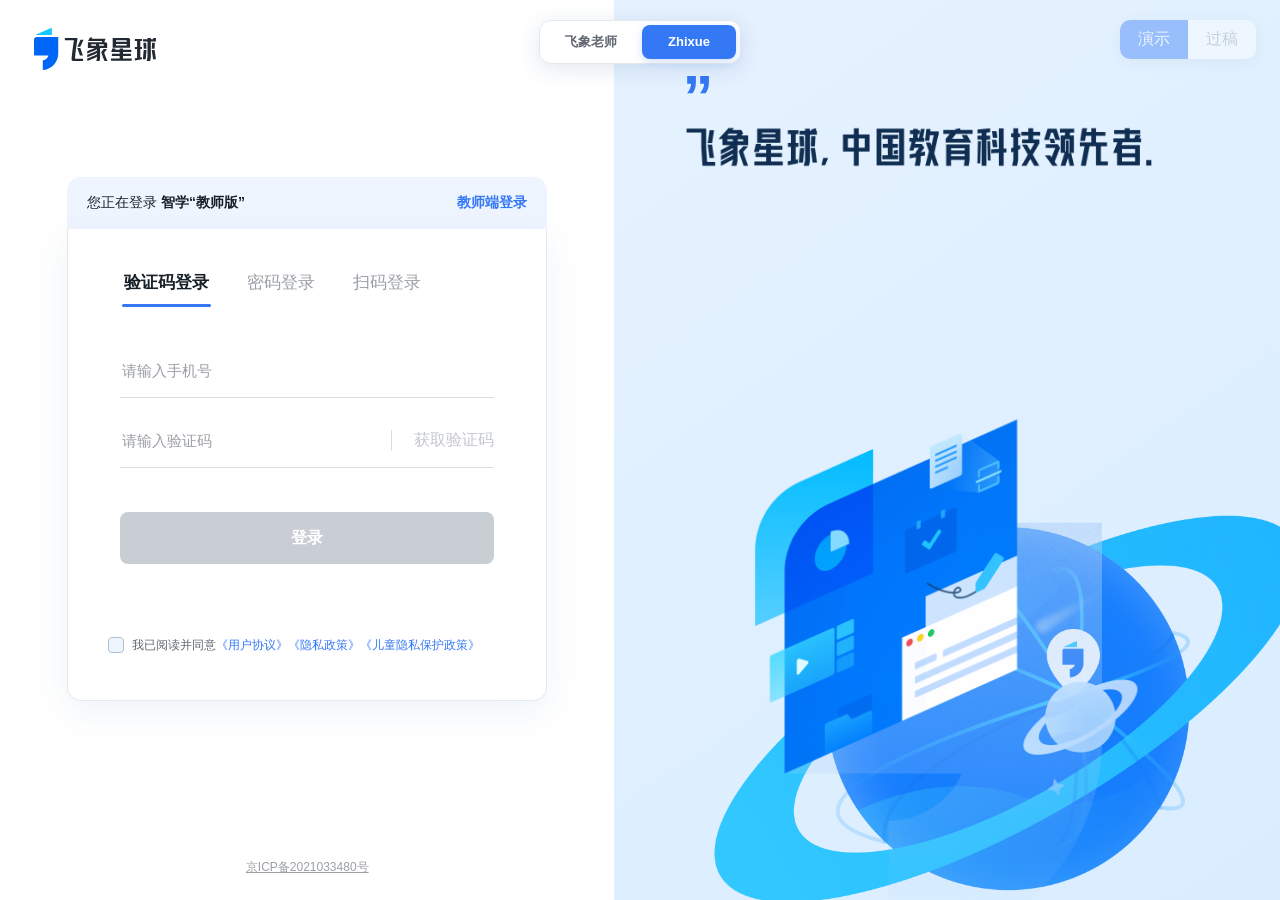
<file: zhixue.html>
<!doctype html>
<html lang="zh-CN">
<head>
<meta charset="utf-8">
<meta name="viewport" content="width=device-width,initial-scale=1">
<meta name="google" content="notranslate">
<title>智学教师版登录</title>
<style>
:root{
  --zx-primary:#3478f6;--zx-primary-hover:#2868dc;--zx-primary-soft:#eff5ff;
  --zx-page-blue:#eaf4ff;--zx-white:#fff;--zx-text:#182129;--zx-text-2:#5f6670;
  --zx-text-3:#9b9fa6;--zx-border:#e5e8ed;--zx-line:#d9dde4;--zx-error:#d14343;
  --zx-error-bg:#fff9f8;--zx-shadow:0 10px 36px rgba(41,84,145,.08);
  --zx-radius-card:14px;--zx-radius-input:8px;--zx-font:-apple-system,BlinkMacSystemFont,"Segoe UI","PingFang SC","Microsoft YaHei",sans-serif;
}
*{box-sizing:border-box}
html,body{width:100%;height:100%;margin:0}
body{min-width:1200px;min-height:720px;color:var(--zx-text);font-family:var(--zx-font);background:var(--zx-page-blue)}
button,input{font:inherit}
button,a{touch-action:manipulation}
.zx-page{display:grid;grid-template-columns:48% 52%;width:100%;height:100%;min-height:720px;overflow:hidden;background:linear-gradient(90deg,var(--zx-white) 0 48%,var(--zx-page-blue) 48% 100%)}
.zx-left{position:relative;display:flex;align-items:center;justify-content:center;padding:54px 54px 76px;background:var(--zx-white)}
.zx-logo{position:absolute;top:28px;left:34px;width:122px;height:auto}
.zx-shell{width:480px}
.zx-switch{height:52px;display:flex;align-items:center;justify-content:space-between;padding:0 20px;border-radius:var(--zx-radius-card) var(--zx-radius-card) 0 0;background:var(--zx-primary-soft);color:var(--zx-text);font-size:14px}
.zx-switch strong{font-weight:600}
.zx-switch-status{color:var(--zx-primary);font-weight:600}
.zx-card{position:relative;min-height:472px;padding:38px 52px 30px;border:1px solid var(--zx-border);border-top:0;border-radius:0 0 var(--zx-radius-card) var(--zx-radius-card);background:var(--zx-white);box-shadow:var(--zx-shadow)}
.zx-back{position:absolute;top:20px;left:24px;border:0;background:none;color:var(--zx-text-2);font-size:13px;cursor:pointer;padding:4px}
.zx-title{margin:2px 0 8px;text-align:center;font-size:24px;line-height:34px;font-weight:700}
.zx-intro{margin:0 0 24px;text-align:center;color:var(--zx-text-3);font-size:13px;line-height:20px}
.zx-tabs{display:flex;gap:30px;margin:4px 0 36px;border-bottom:1px solid transparent}
.zx-tabs button{position:relative;border:0;background:none;padding:0 4px 13px;color:var(--zx-text-3);font-size:17px;cursor:pointer;white-space:nowrap}
.zx-tabs button[aria-selected="true"]{color:var(--zx-text);font-weight:650}
.zx-tabs button[aria-selected="true"]:after{content:"";position:absolute;left:2px;right:2px;bottom:0;height:3px;border-radius:3px;background:var(--zx-primary)}
.zx-form{margin:0}
.zx-field{margin-bottom:16px}
.zx-input-shell,.zx-code-row{height:54px;display:flex;align-items:center;border-bottom:1px solid var(--zx-line);transition:border-color .2s,background .2s,box-shadow .2s}
.zx-input-shell:focus-within,.zx-code-row:focus-within{border-bottom-color:var(--zx-primary);box-shadow:0 1px 0 var(--zx-primary)}
.zx-input-shell.has-error,.zx-code-row.has-error{border:1px solid var(--zx-error);border-radius:var(--zx-radius-input);background:var(--zx-error-bg);padding:0 12px;box-shadow:none}
.zx-input-shell input,.zx-code-row input{min-width:0;flex:1;border:0;outline:0;background:transparent;color:var(--zx-text);font-size:15px}
.zx-input-shell input::placeholder,.zx-code-row input::placeholder{color:var(--zx-text-3)}
.zx-eye{width:30px;height:30px;display:grid;place-items:center;border:0;background:none;color:var(--zx-text-3);cursor:pointer;padding:5px}
.zx-eye svg{width:19px;height:19px}
.zx-code-row button{border:0;border-left:1px solid var(--zx-line);background:none;color:var(--zx-primary);padding:0 0 0 22px;cursor:pointer;white-space:nowrap}
.zx-code-row button:disabled{color:#c3c7ce;cursor:not-allowed}
.zx-forgot{display:block;margin:-6px 0 8px auto;border:0;background:none;color:var(--zx-primary);font-size:13px;cursor:pointer;padding:0;line-height:22px}
.zx-rule{margin:8px 0 4px;color:var(--zx-text-3);font-size:12px;line-height:19px}
.zx-message{height:28px;margin:0;color:var(--zx-error);font-size:13px;line-height:20px;padding-top:2px}
.zx-submit{width:100%;height:52px;border:0;border-radius:var(--zx-radius-input);background:linear-gradient(100deg,#2f72ef,#48aef6);color:var(--zx-white);font-size:16px;font-weight:650;cursor:pointer;box-shadow:0 8px 18px rgba(52,120,246,.15)}
.zx-submit:hover{background:linear-gradient(100deg,var(--zx-primary-hover),#349ae8)}
.zx-submit:disabled{background:#c9cdd4;box-shadow:none;cursor:not-allowed}
.zx-agreement{display:flex;align-items:flex-start;gap:8px;margin:72px -12px 0;color:var(--zx-text-2);font-size:12px;line-height:18px;cursor:pointer}
.zx-agreement input{appearance:none;flex:0 0 16px;width:16px;height:16px;margin:1px 0 0;border:1px solid #aebfd4;border-radius:4px;background:var(--zx-primary-soft);cursor:pointer}
.zx-agreement input:checked{border-color:var(--zx-primary);background:var(--zx-primary);box-shadow:inset 0 0 0 3px var(--zx-white)}
.zx-agreement a{color:var(--zx-primary);text-decoration:none}
.zx-qr{text-align:center;padding:4px 0 0}
.zx-qr-box{width:184px;height:184px;display:grid;place-items:center;margin:0 auto 18px;border:12px solid var(--zx-white);border-radius:8px;background:repeating-conic-gradient(#172334 0 25%,#fff 0 50%) 50%/18px 18px;box-shadow:0 0 0 1px var(--zx-border)}
.zx-qr-box span{display:block;padding:8px;background:var(--zx-white);color:var(--zx-primary);font-size:12px;font-weight:700}
.zx-qr p{margin:0;color:var(--zx-text-2);font-size:13px}
.zx-right{position:relative;overflow:hidden;background:linear-gradient(145deg,#e6f2ff,#d9edff)}
.zx-quote{position:absolute;top:66px;left:68px;color:var(--zx-primary);font-size:62px;font-weight:800;line-height:1}
.zx-right-copy{position:absolute;top:125px;left:72px;z-index:2;width:min(70%,650px);height:auto}
.zx-planet{position:absolute;width:min(74vw,760px);right:-110px;bottom:-190px;opacity:.94}
.zx-orbit{position:absolute;width:min(55vw,590px);right:60px;bottom:-80px;animation:float 6s ease-in-out infinite}
@keyframes float{50%{transform:translateY(-12px)}}
.zx-footer{position:absolute;left:0;right:0;bottom:24px;text-align:center;color:var(--zx-text-3);font-size:12px}
.zx-footer a{color:inherit}
.zx-card.is-flow{padding-top:56px}
.zx-card.is-flow .zx-agreement{display:none}
.zx-card.is-forgot{padding-top:48px}
.zx-card.is-forgot .zx-field{margin-bottom:12px}
.zx-card.is-forgot .zx-input-shell,.zx-card.is-forgot .zx-code-row{height:46px}
.zx-card.is-forgot .zx-rule{margin:2px 0 6px}
[hidden]{display:none!important}
.sr-only{position:absolute;width:1px;height:1px;padding:0;margin:-1px;overflow:hidden;clip:rect(0,0,0,0);white-space:nowrap;border:0}
.zx-review-toggle{position:fixed;top:20px;right:24px;z-index:1001;display:flex;overflow:hidden;border-radius:10px;background:var(--zx-white);box-shadow:0 3px 18px rgba(0,0,0,.12);opacity:.42;transition:opacity .2s}
.zx-review-toggle:hover{opacity:1}
.zx-review-toggle button{border:0;background:none;padding:9px 18px;color:var(--zx-text-3);cursor:pointer}
.zx-review-toggle button.active{background:var(--zx-primary);color:var(--zx-white)}
.zx-review{position:fixed;top:58px;right:24px;z-index:1000;width:430px;height:78vh;display:none;flex-direction:column;overflow:hidden;border-radius:14px;background:var(--zx-white);box-shadow:0 14px 46px rgba(0,0,0,.18)}
.zx-review.open{display:flex}
.zx-review-head{display:flex;align-items:center;justify-content:space-between;padding:14px 16px;border-bottom:1px solid var(--zx-border);background:#f6f9ff}
.zx-review-head strong{font-size:14px}.zx-review-head button{border:0;background:none;cursor:pointer;color:var(--zx-text-2)}
.zx-review-editbar{display:flex;align-items:center;gap:8px;padding:8px 12px;border-bottom:1px solid var(--zx-border);background:#f8faff;flex-wrap:wrap}
.zx-review-editbar button{padding:5px 12px;border:1px solid #dce4f1;border-radius:7px;background:#fff;color:var(--zx-text-2);font-size:12px;font-weight:600;cursor:pointer}
.zx-review-editbar button.primary{border-color:var(--zx-primary);background:var(--zx-primary);color:#fff}
.zx-review-editbar .edited{font-size:11px;font-weight:600;color:var(--zx-primary)}
.zx-review-editbar .hint{margin-left:auto;font-size:10px;color:var(--zx-text-3)}
.zx-review-body{flex:1;min-height:0;padding:16px 18px 40vh;overflow:auto;font-size:13px;line-height:1.7;color:#334155}
.zx-review-editor{flex:1;min-height:0;width:100%;padding:16px;border:0;outline:0;resize:none;background:#fff;color:#334155;font:12px/1.7 SFMono-Regular,Menlo,Monaco,Consolas,monospace}
.zx-review-body h1{margin:0 0 8px;font-size:18px}.zx-review-body h2{margin:18px 0 8px;padding:6px 10px;border-left:3px solid var(--zx-primary);border-radius:5px;background:var(--zx-primary-soft);font-size:14px}.zx-review-body p{margin:0 0 7px}.zx-review-body ul{margin:0 0 8px;padding-left:20px}.zx-review-body li{margin-bottom:5px}.zx-review-body blockquote{margin:6px 0 12px;padding:7px 10px;background:#fff8e8;color:#8a5a00;border-radius:5px}.zx-review-body code{padding:1px 4px;border-radius:4px;background:#edf3ff;color:#265fca}
.product-page-switch{position:fixed;top:20px;left:50%;z-index:1002;display:flex;gap:4px;padding:4px;transform:translateX(-50%);border:1px solid var(--zx-border);border-radius:12px;background:var(--zx-white);box-shadow:0 5px 22px rgba(41,84,145,.14)}
.product-page-switch a{min-width:94px;padding:7px 15px;border-radius:8px;color:var(--zx-text-2);font-size:13px;font-weight:600;line-height:20px;text-align:center;text-decoration:none}
.product-page-switch a:hover{color:var(--zx-primary);background:var(--zx-primary-soft)}
.product-page-switch a.active{color:var(--zx-white);background:var(--zx-primary);box-shadow:0 3px 9px rgba(52,120,246,.22)}
</style>
</head>
<body>
<nav class="product-page-switch" aria-label="产品页面切换" data-sec="0"><a href="./飞象老师校园版.html" data-product-href="./飞象老师校园版.html">飞象老师</a><a class="active" aria-current="page" href="./zhixue.html" data-product-href="./zhixue.html">Zhixue</a></nav>
<main class="zx-page">
  <section class="zx-left" aria-label="智学登录">
    <img class="zx-logo" src="./zhixue_files/logo.06d8bd91d988915de4011be2ea3ef919.svg" alt="飞象星球">
    <div class="zx-shell">
      <div class="zx-switch"><span>您正在登录 <strong>智学“教师版”</strong></span><span class="zx-switch-status">教师端登录</span></div>
      <section class="zx-card" id="login-card" aria-labelledby="page-title">
        <button class="zx-back" id="back" type="button" hidden>‹ 返回登录</button>
        <h1 class="zx-title" id="page-title" hidden>欢迎登录</h1>
        <p class="zx-intro" id="intro" hidden></p>
        <div class="zx-tabs" id="tabs" role="tablist" aria-label="登录方式" data-sec="1">
          <button id="code-tab" role="tab" aria-selected="true" type="button">验证码登录</button>
          <button id="password-tab" role="tab" aria-selected="false" type="button">密码登录</button>
          <button id="qr-tab" role="tab" aria-selected="false" type="button">扫码登录</button>
        </div>
        <form class="zx-form" id="login-form" novalidate>
          <div id="fields"></div>
          <button class="zx-forgot" id="forgot" type="button" hidden>忘记密码？</button>
          <p class="zx-message" id="message" aria-live="polite"></p>
          <button class="zx-submit" id="submit" type="submit">登录</button>
          <label class="zx-agreement" id="agreement"><input id="consent" type="checkbox"><span>我已阅读并同意<a href="#">《用户协议》</a><a href="#">《隐私政策》</a><a href="#">《儿童隐私保护政策》</a></span></label>
        </form>
      </section>
    </div>
    <div class="zx-footer"><a href="https://beian.miit.gov.cn/" target="_blank" rel="noopener noreferrer">京ICP备2021033480号</a></div>
  </section>
  <section class="zx-right" aria-label="智学品牌视觉">
    <div class="zx-quote">”</div>
    <img class="zx-right-copy" src="./zhixue_files/right-text.3a78e79f3b9e45ee7061.png" alt="让每个孩子享有公平而有质量的教育">
    <img class="zx-planet" src="./zhixue_files/right-planet.9dccea4bbc4044d3a8d9.png" alt="">
    <img class="zx-orbit" src="./zhixue_files/right-logo.b858eb242046b455a6aa.png" alt="">
  </section>
</main>

<div class="zx-review-toggle" id="review-toggle"><button class="active" type="button" data-mode="demo">演示</button><button type="button" data-mode="review">过稿</button></div>
<aside class="zx-review" id="review-panel">
  <div class="zx-review-head"><strong>📋 产品稿 · 智学登录页</strong><button id="close-review" type="button">✕</button></div>
  <div class="zx-review-editbar" id="review-editbar"></div>
  <div class="zx-review-body" id="review-body"></div>
  <textarea class="zx-review-editor" id="review-editor" aria-label="编辑 Zhixue 产品稿" hidden></textarea>
</aside>

<script type="text/markdown" id="prd-source">
# 智学教师版登录页
> v1.2 · Web 桌面端 · 2026-09-24

## 0. 产品登录页切换
展示：页面顶部固定展示「飞象老师 / Zhixue」分段切换器，当前页面高亮「Zhixue」。

交互：
- 点击「飞象老师」进入同项目的飞象老师校园版登录页
- 在登录、首次设置新密码和忘记密码页面均固定展示
- 当前处于过稿模式时，切换产品后继续保持过稿模式

## 1. 登录方式切换
展示：验证码登录、密码登录、扫码登录，默认选中验证码登录。

规则：
- 切换登录方式后展示对应表单，协议勾选状态保留
- 从密码登录切走再返回时，保留已输入的手机号或账号，密码不保留
- 验证码登录和扫码登录的展示、交互、校验、异常处理及成功跳转均同线上现有逻辑

异常：登录方式加载失败时，默认展示验证码登录。

## 2. 密码登录 [UPDATED]
展示：手机号或账号、密码、密码显隐按钮、「忘记密码」、登录按钮。

演示数据：
- 正确账号：`teacher001`
- 正确手机号：`13800000000`
- 初始密码：`Fx123456!`
- 账号或手机号搭配初始密码均可通过校验，并在首次登录时进入「设置新密码」

交互：
- 输入手机号或账号和密码；两项均非空且同意协议后，登录按钮可点击
- 点击密码显隐按钮 → 在明文与密文之间切换
- 点击登录后校验账号状态和密码
- 首次登录且账号密码正确 → 进入「设置新密码」
- 非首次登录且账号密码正确 → 进入智学教师端 `https://laoshi.feixiangxingqiu.com/`
- 点击「忘记密码」→ 进入手机号安全验证与密码重置流程

规则：
- 手机号或账号前后空格不计入有效内容
- 密码默认隐藏
- 切换到其他登录方式后，已输入账号保留，密码清空
- 账号或密码错误时使用统一提示，不区分账号是否存在
- 账号、手机号或密码不匹配时，账号和密码输入框显示红色边框及浅红背景
- 错误提示字号为 13px、颜色为 `#D14343`，输入框背景为 `#FFF9F8`
- 用户修改任一输入内容后清除错误态
- 登录接口异常使用表单内红字提示，不使用 Toast

异常：
- 手机号或账号为空 →「请输入手机号或账号」
- 密码为空 →「请输入密码」
- 手机号、账号或密码错误 →「手机号或密码不正确」
- 账号已停用 →「当前账号已停用，请联系管理员」
- 登录失败 →「登录失败，请稍后重试」

## 3. 首次登录设置新密码
展示：新密码、再次输入新密码、密码规则、密码显隐按钮、「设置密码并登录」、返回登录。

交互：
- 首次账号密码校验通过后进入本页
- 点击「返回登录」→ 返回密码登录，可重新选择登录方式
- 两次密码输入有效且一致后，保存新密码并进入智学教师端
- 跳转地址：`https://laoshi.feixiangxingqiu.com/`

规则：
- 密码长度在 8–20 位，不可包含空格
- 数字、大写字母、小写字母、符号四类字符中至少包含两类
- 两次输入必须一致
- 密码规则使用灰色常驻说明；校验失败时只补充一行红色结果提示，避免重复展示整条规则
- 红色提示区固定为单行高度，与「设置密码并登录」按钮保持间距，不遮挡按钮

异常：
- 新密码不符合规则 →「密码格式不正确，请按上方规则重新设置」
- 两次密码不一致 →「两次输入的密码不一致，请重新输入」
- 保存失败 →「密码设置失败，请稍后重试」

## 4. 忘记密码
展示：手机号、验证码、「获取验证码」、新密码、再次输入新密码、密码规则、保存按钮、返回登录。

交互：
- 从密码登录点击「忘记密码」进入本页
- 完成手机号验证并输入两次一致的新密码后，保存按钮可点击
- 保存成功 → 直接返回密码登录，不展示成功提示
- 点击「返回登录」→ 返回密码登录

规则：
- 手机号须为账号绑定手机号
- 验证码和密码规则分别沿用验证码登录及密码设置规则

异常：
- 手机号未绑定账号 →「该手机号未绑定账号，请联系管理员」
- 验证码错误 →「验证码错误，请重新输入」
- 验证码过期 →「验证码已过期，请重新获取」
- 密码不符合规则或两次输入不一致 → 使用首次设置新密码的对应提示
- 保存失败 →「密码保存失败，请稍后重试」

## 5. 用户协议与隐私政策
展示：协议勾选框、《用户协议》《隐私政策》《儿童隐私保护政策》链接。

交互：
- 点击协议名称 → 新窗口打开对应协议正文
- 勾选协议后，满足当前登录方式的其他条件时登录按钮可点击

规则：
- 默认未勾选
- 验证码登录、密码登录和扫码登录均须同意协议
- 首次设置密码、忘记密码页面不重复展示协议

异常：协议正文打开失败时，保留当前登录页，并提示「页面加载失败，请稍后重试」。
</script>

<script>
(() => {
  const $ = id => document.getElementById(id);
  const card = $('login-card');
  const validLoginIds = new Set(['teacher001', '13800000000']);
  const homeUrl = 'https://laoshi.feixiangxingqiu.com/';
  const passwordRule = '密码长度在8-20位，应包含数字、大写字母、小写字母、符号（除空格）的两种或以上';
  const eye = '<svg viewBox="0 0 24 24" fill="none" stroke="currentColor" stroke-width="1.5" aria-hidden="true"><path d="M2 12s3.5-7 10-7 10 7 10 7-3.5 7-10 7S2 12 2 12Z"/><circle cx="12" cy="12" r="3"/></svg>';
  let mode = 'code', account = '', currentPassword = 'Fx123456!', needsPasswordReset = true, countdown = 0, timer;

  function field(id, label, type = 'text', autocomplete = 'off') {
    return `<div class="zx-field"><label class="sr-only" for="${id}">${label}</label><div class="zx-input-shell"><input id="${id}" type="${type}" placeholder="${label}" autocomplete="${autocomplete}" maxlength="${type === 'password' ? 64 : 40}">${type === 'password' ? `<button class="zx-eye" type="button" data-eye="${id}" aria-label="显示${label}" aria-pressed="false">${eye}</button>` : ''}</div></div>`;
  }
  function codeField() {
    return '<div class="zx-field"><label class="sr-only" for="code">请输入验证码</label><div class="zx-code-row"><input id="code" inputmode="numeric" maxlength="6" autocomplete="one-time-code" placeholder="请输入验证码"><button id="send" type="button" disabled>获取验证码</button></div></div>';
  }
  function clearFeedback() {
    $('message').textContent = '';
    card.querySelectorAll('.has-error').forEach(el => el.classList.remove('has-error'));
  }
  function showError(text, ids = []) {
    clearFeedback();
    $('message').textContent = text;
    ids.forEach(id => $(id)?.closest('.zx-input-shell,.zx-code-row')?.classList.add('has-error'));
  }
  function setTabs() {
    for (const name of ['code','password','qr']) {
      $(name + '-tab').setAttribute('aria-selected', String(mode === name));
      $(name + '-tab').tabIndex = mode === name ? 0 : -1;
    }
  }
  function render(next) {
    if (mode === 'password' && $('account')) account = $('account').value.trim();
    mode = next;
    const flow = mode === 'reset' || mode === 'forgot';
    card.classList.toggle('is-flow', flow);
    card.classList.toggle('is-forgot', mode === 'forgot');
    $('tabs').hidden = flow;
    $('back').hidden = !flow;
    $('page-title').hidden = !flow;
    $('intro').hidden = !flow;
    $('agreement').hidden = flow;
    $('forgot').hidden = mode !== 'password';
    $('submit').hidden = mode === 'qr';
    $('message').textContent = '';
    if (!flow) $('page-title').textContent = '欢迎登录';
    if (mode === 'code') {
      $('fields').innerHTML = field('phone','请输入手机号','tel','tel') + codeField();
      $('submit').textContent = '登录';
      $('phone').maxLength = 11;
      bindSend();
    } else if (mode === 'password') {
      $('fields').innerHTML = field('account','请输入手机号或账号','text','username') + field('password','请输入密码','password','current-password');
      $('account').value = account;
      $('submit').textContent = '登录';
    } else if (mode === 'qr') {
      $('fields').innerHTML = '<div class="zx-qr"><div class="zx-qr-box"><span>扫码登录</span></div><p>请使用飞象星球 App 扫码登录</p></div>';
    } else if (mode === 'reset') {
      $('page-title').textContent = '设置新密码';
      $('intro').textContent = '首次使用账号密码登录，请设置新密码';
      $('fields').innerHTML = field('new-password','请输入新密码','password','new-password') + field('confirm-password','请再次输入新密码','password','new-password') + `<p class="zx-rule">${passwordRule}</p>`;
      $('submit').textContent = '设置密码并登录';
    } else if (mode === 'forgot') {
      $('page-title').textContent = '忘记密码';
      $('intro').textContent = '完成账号安全验证后，可设置登录密码';
      $('fields').innerHTML = field('phone','请输入手机号','tel','tel') + codeField() + field('new-password','请输入新密码','password','new-password') + field('confirm-password','请再次输入新密码','password','new-password') + `<p class="zx-rule">${passwordRule}</p>`;
      $('submit').textContent = '保存';
      $('phone').maxLength = 11;
      bindSend();
    }
    setTabs();
    update();
  }
  function bindSend() {
    $('send').onclick = () => {
      countdown = 60;
      $('message').textContent = '演示验证码：123456（未发送真实短信）';
      clearInterval(timer);
      timer = setInterval(() => { countdown -= 1; if (countdown <= 0) clearInterval(timer); update(); }, 1000);
      update();
    };
  }
  function update() {
    let ready = false;
    if (mode === 'code' || mode === 'forgot') {
      const phoneOk = /^1\d{10}$/.test($('phone').value);
      $('send').disabled = !phoneOk || countdown > 0;
      $('send').textContent = countdown > 0 ? `${countdown} 秒后重试` : '获取验证码';
      ready = phoneOk && /^\d{6}$/.test($('code').value) && (mode === 'forgot' ? !!$('new-password').value && !!$('confirm-password').value : $('consent').checked);
    } else if (mode === 'password') {
      ready = !!$('account').value.trim() && !!$('password').value && $('consent').checked;
    } else if (mode === 'reset') {
      ready = !!$('new-password').value && !!$('confirm-password').value;
    }
    if (!$('submit').hidden) $('submit').disabled = !ready;
  }
  function validPassword(value) {
    const categories = [/\d/,/[A-Z]/,/[a-z]/,/[^A-Za-z0-9\s]/].filter(pattern => pattern.test(value)).length;
    return /^[\x21-\x7e]{8,20}$/.test(value) && categories >= 2;
  }
  for (const name of ['code','password','qr']) {
    $(name + '-tab').onclick = () => render(name);
  }
  $('back').onclick = () => { render('password'); $('password-tab').focus(); };
  $('forgot').onclick = () => { account = $('account').value.trim(); render('forgot'); $('phone').focus(); };
  $('login-form').addEventListener('input', () => { clearFeedback(); update(); });
  $('fields').addEventListener('click', event => {
    const button = event.target.closest('[data-eye]');
    if (!button) return;
    const input = $(button.dataset.eye), reveal = input.type === 'password';
    input.type = reveal ? 'text' : 'password';
    button.setAttribute('aria-pressed', String(reveal));
    button.setAttribute('aria-label', (reveal ? '隐藏' : '显示') + input.placeholder);
  });
  $('login-form').onsubmit = event => {
    event.preventDefault();
    if ($('submit').disabled) return;
    if (mode === 'password') {
      account = $('account').value.trim();
      if (!validLoginIds.has(account) || $('password').value !== currentPassword) {
        showError('手机号或密码不正确', ['account','password']);
        $('password').focus();
        return;
      }
      if (needsPasswordReset) { render('reset'); $('new-password').focus(); }
      else window.location.assign(homeUrl);
    } else if (mode === 'reset' || mode === 'forgot') {
      if (mode === 'forgot' && $('code').value !== '123456') {
        showError('验证码错误，请重新输入', ['code']); $('code').focus(); return;
      }
      const password = $('new-password').value;
      if (!validPassword(password)) {
        showError('密码格式不正确，请按上方规则重新设置', ['new-password']); $('new-password').focus(); return;
      }
      if (password !== $('confirm-password').value) {
        showError('两次输入的密码不一致，请重新输入', ['confirm-password']); $('confirm-password').focus(); return;
      }
      currentPassword = password;
      needsPasswordReset = false;
      if (mode === 'forgot') render('password');
      else window.location.assign(homeUrl);
    } else if (mode === 'code') {
      if ($('code').value !== '123456') { showError('验证码错误，请重新输入', ['code']); return; }
      window.location.assign(homeUrl);
    }
  };

  const defaultPrd = $('prd-source').textContent.trim();
  const prdStorageKey = 'zhixue-prd-draft-v1.2';
  function currentPrd() {
    try { return localStorage.getItem(prdStorageKey) || defaultPrd; }
    catch (error) { return defaultPrd; }
  }
  function hasPrdDraft() { return currentPrd() !== defaultPrd; }
  function inline(text) { return text.replace(/`([^`]+)`/g,'<code>$1</code>'); }
  function renderPrdToolbar(editing = false) {
    $('review-editbar').innerHTML = editing
      ? '<button class="primary" type="button" data-prd-action="save">保存修改</button><button type="button" data-prd-action="cancel">取消</button><button type="button" data-prd-action="copy">复制 Markdown</button><span class="hint">修改仅保存在当前浏览器</span>'
      : `<button class="primary" type="button" data-prd-action="edit">✎ 编辑</button>${hasPrdDraft() ? '<span class="edited">已本地编辑</span><button type="button" data-prd-action="reset">恢复默认</button>' : ''}<span class="hint">本地草稿</span>`;
  }
  function renderPrd() {
    const md = currentPrd();
    let list = false, html = '';
    const closeList = () => { if (list) { html += '</ul>'; list = false; } };
    md.split('\n').forEach(line => {
      if (/^#\s/.test(line)) { closeList(); html += `<h1>${inline(line.replace(/^#\s+/,''))}</h1>`; }
      else if (/^##\s/.test(line)) { closeList(); html += `<h2>${inline(line.replace(/^##\s+/,''))}</h2>`; }
      else if (/^>\s/.test(line)) { closeList(); html += `<blockquote>${inline(line.replace(/^>\s+/,''))}</blockquote>`; }
      else if (/^-\s/.test(line)) { if (!list) { html += '<ul>'; list = true; } html += `<li>${inline(line.replace(/^-\s+/,''))}</li>`; }
      else if (line.trim()) { closeList(); html += `<p>${inline(line)}</p>`; }
      else closeList();
    });
    closeList(); $('review-body').innerHTML = html;
    renderPrdToolbar(false);
  }
  function editPrd() {
    $('review-editor').value = currentPrd();
    $('review-body').hidden = true;
    $('review-editor').hidden = false;
    renderPrdToolbar(true);
    $('review-editor').focus();
  }
  function cancelPrdEdit() {
    $('review-editor').hidden = true;
    $('review-body').hidden = false;
    renderPrdToolbar(false);
  }
  function savePrd() {
    const next = $('review-editor').value.trim();
    try {
      if (next === defaultPrd) localStorage.removeItem(prdStorageKey);
      else localStorage.setItem(prdStorageKey, next);
    } catch (error) {}
    cancelPrdEdit();
    renderPrd();
  }
  function syncProductLinks(review) {
    document.querySelectorAll('[data-product-href]').forEach(link => {
      link.href = link.dataset.productHref + (review ? '?mode=review' : '');
    });
  }
  function reviewMode(next) {
    const review = next === 'review';
    $('review-panel').classList.toggle('open', review);
    document.querySelectorAll('#review-toggle button').forEach(button => button.classList.toggle('active', button.dataset.mode === next));
    syncProductLinks(review);
    if (review) renderPrd();
  }
  $('review-toggle').onclick = event => { const button = event.target.closest('[data-mode]'); if (button) reviewMode(button.dataset.mode); };
  $('review-editbar').onclick = event => {
    const button = event.target.closest('[data-prd-action]');
    if (!button) return;
    const action = button.dataset.prdAction;
    if (action === 'edit') editPrd();
    else if (action === 'save') savePrd();
    else if (action === 'cancel') cancelPrdEdit();
    else if (action === 'reset') {
      try { localStorage.removeItem(prdStorageKey); } catch (error) {}
      renderPrd();
    } else if (action === 'copy') {
      navigator.clipboard.writeText($('review-editor').value).then(() => {
        button.textContent = '已复制';
        setTimeout(() => { button.textContent = '复制 Markdown'; }, 1200);
      }).catch(() => {});
    }
  };
  $('close-review').onclick = () => { cancelPrdEdit(); reviewMode('demo'); };
  render('code');
  syncProductLinks(false);
  if (new URLSearchParams(location.search).get('mode') === 'review') reviewMode('review');
})();
</script>
</body>
</html>
</file>
